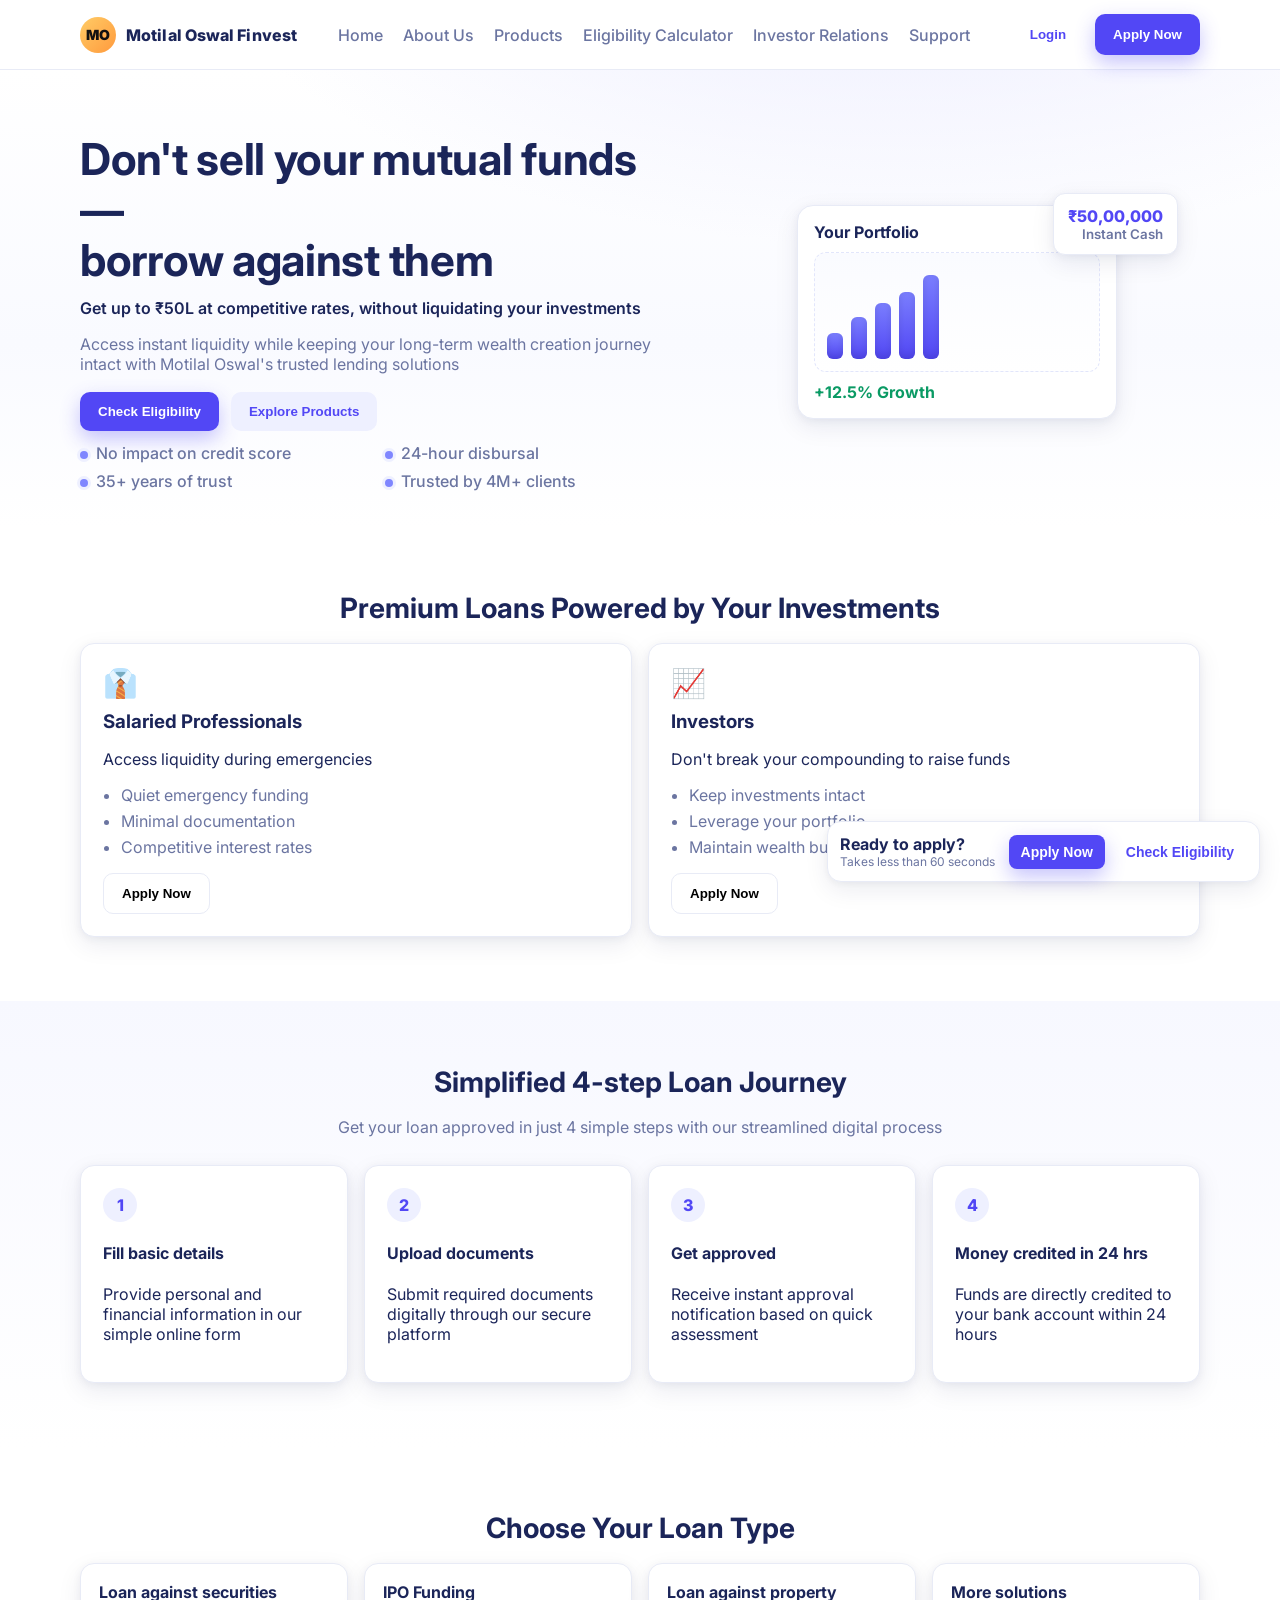
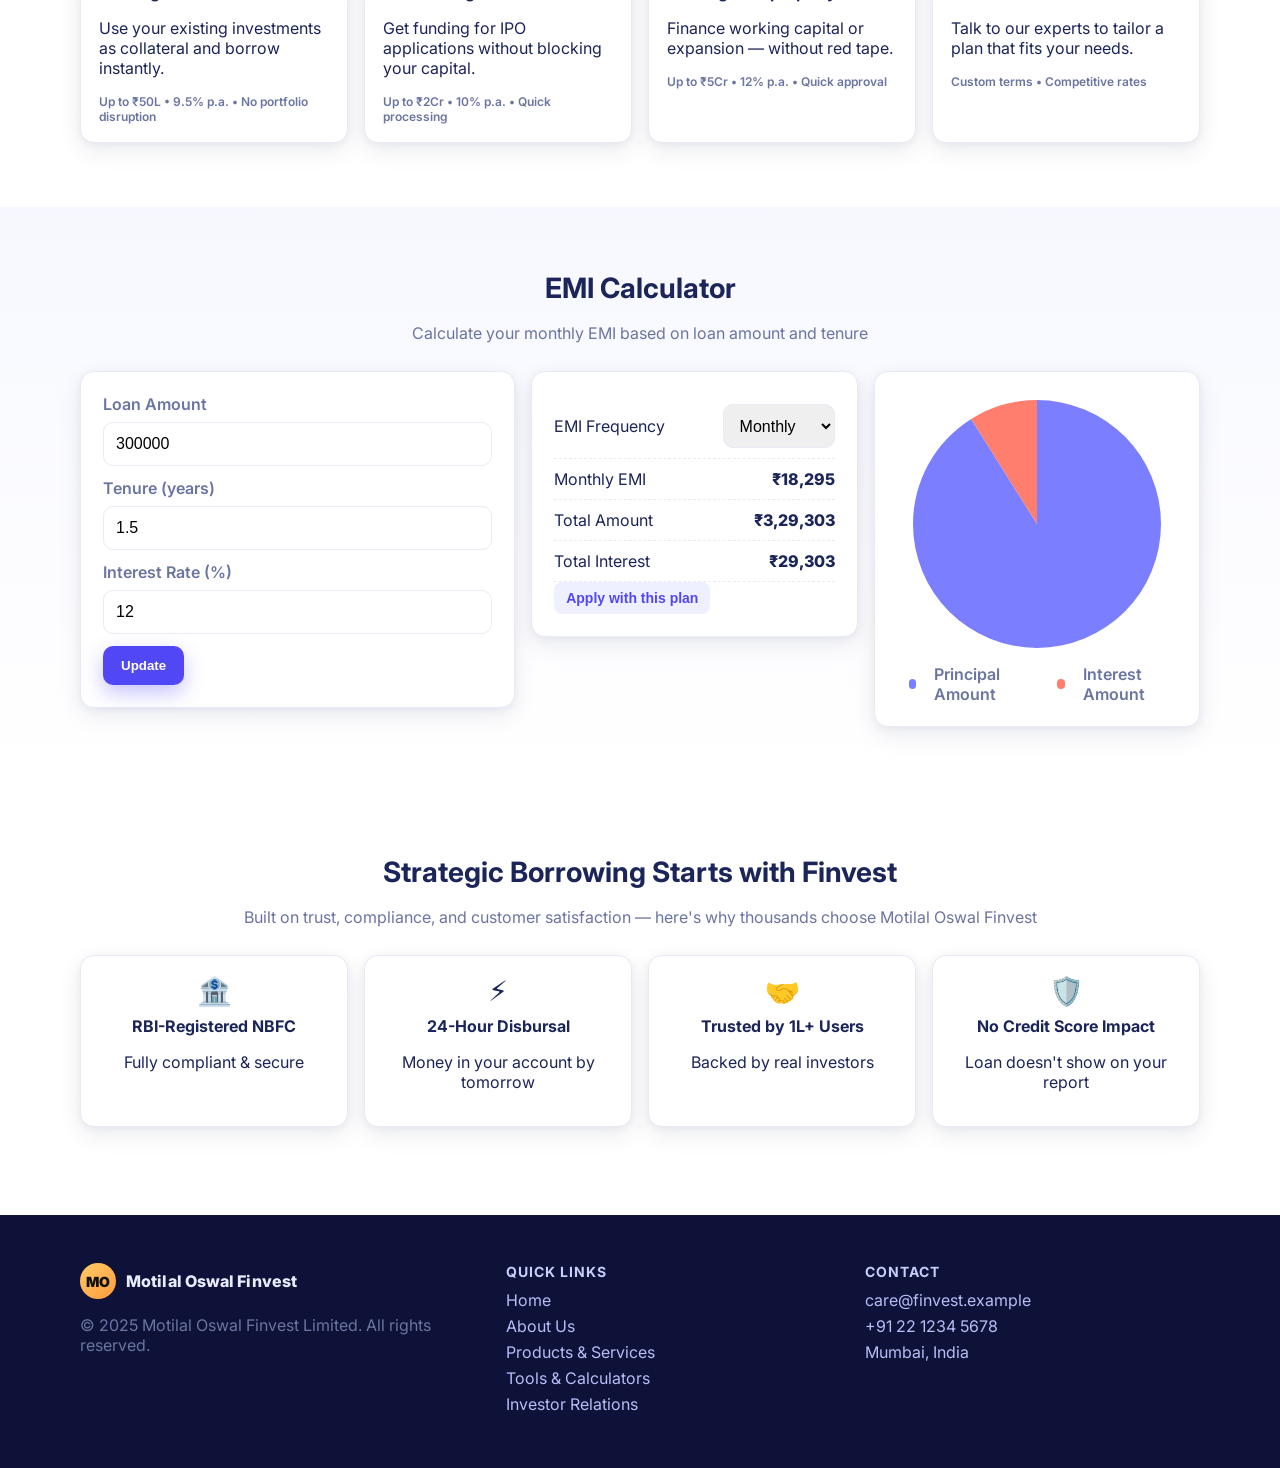
<file: index.html>
<!DOCTYPE html>
<html lang="en">
<head>
    <meta charset="UTF-8" />
    <meta name="viewport" content="width=device-width, initial-scale=1.0" />
    <title>Finvest Homepage</title>
    <link rel="preconnect" href="https://fonts.googleapis.com">
    <link rel="preconnect" href="https://fonts.gstatic.com" crossorigin>
    <link href="https://fonts.googleapis.com/css2?family=Inter:wght@300;400;500;600;700;800;900&display=swap" rel="stylesheet">
    <link rel="stylesheet" href="styles.css" />
</head>
<body>
    <!-- Top Navigation -->
    <header class="nav">
        <div class="container nav-inner">
            <div class="brand">
                <div class="logo-circle">MO</div>
                <span class="brand-text">Motilal Oswal Finvest</span>
            </div>
            <nav class="nav-links">
                <a href="#">Home</a>
                <a href="#about">About Us</a>
                <a href="#products">Products</a>
                <a href="#calculator">Eligibility Calculator</a>
                <a href="#investor">Investor Relations</a>
                <a href="#support">Support</a>
            </nav>
            <div class="nav-cta">
                <button class="btn btn-ghost">Login</button>
                <button class="btn btn-primary">Apply Now</button>
            </div>
        </div>
    </header>

    <!-- Hero -->
    <section class="hero">
        <div class="container hero-grid">
            <div class="hero-copy">
                <h1>Don't sell your mutual funds —<br /> borrow against them</h1>
                <p class="lead">Get up to ₹50L at competitive rates, without liquidating your investments</p>
                <p class="muted">Access instant liquidity while keeping your long-term wealth creation journey intact with Motilal Oswal's trusted lending solutions</p>
                <div class="cta-row">
                    <button class="btn btn-primary">Check Eligibility</button>
                    <button class="btn btn-secondary">Explore Products</button>
                </div>
                <ul class="hero-points">
                    <li><span class="dot"></span>No impact on credit score</li>
                    <li><span class="dot"></span>24-hour disbursal</li>
                    <li><span class="dot"></span>35+ years of trust</li>
                    <li><span class="dot"></span>Trusted by 4M+ clients</li>
                </ul>
            </div>
            <div class="hero-visual">
                <div class="viz-card">
                    <div class="viz-heading">Your Portfolio</div>
                    <div class="bars">
                        <span style="height:28%"></span>
                        <span style="height:45%"></span>
                        <span style="height:60%"></span>
                        <span style="height:72%"></span>
                        <span style="height:90%"></span>
                    </div>
                    <div class="viz-growth">+12.5% Growth</div>
                </div>
                <div class="viz-bubble">₹50,00,000<br /><small>Instant Cash</small></div>
            </div>
        </div>
    </section>

    <!-- Premium Loans -->
    <section class="section">
        <div class="container">
            <h2 class="section-title">Premium Loans Powered by Your Investments</h2>
            <div class="card-grid two">
                <article class="card feature">
                    <div class="icon">👔</div>
                    <h3>Salaried Professionals</h3>
                    <p>Access liquidity during emergencies</p>
                    <ul class="list">
                        <li>Quiet emergency funding</li>
                        <li>Minimal documentation</li>
                        <li>Competitive interest rates</li>
                    </ul>
                    <button class="btn btn-outline">Apply Now</button>
                </article>
                <article class="card feature">
                    <div class="icon">📈</div>
                    <h3>Investors</h3>
                    <p>Don't break your compounding to raise funds</p>
                    <ul class="list">
                        <li>Keep investments intact</li>
                        <li>Leverage your portfolio</li>
                        <li>Maintain wealth building</li>
                    </ul>
                    <button class="btn btn-outline">Apply Now</button>
                </article>
            </div>
        </div>
    </section>

    <!-- Steps -->
    <section class="section alt">
        <div class="container">
            <h2 class="section-title">Simplified 4-step Loan Journey</h2>
            <p class="section-sub">Get your loan approved in just 4 simple steps with our streamlined digital process</p>
            <div class="card-grid four">
                <article class="card step"><div class="step-num">1</div><h4>Fill basic details</h4><p>Provide personal and financial information in our simple online form</p></article>
                <article class="card step"><div class="step-num">2</div><h4>Upload documents</h4><p>Submit required documents digitally through our secure platform</p></article>
                <article class="card step"><div class="step-num">3</div><h4>Get approved</h4><p>Receive instant approval notification based on quick assessment</p></article>
                <article class="card step"><div class="step-num">4</div><h4>Money credited in 24 hrs</h4><p>Funds are directly credited to your bank account within 24 hours</p></article>
            </div>
        </div>
    </section>

    <!-- Loan types -->
    <section class="section">
        <div class="container">
            <h2 class="section-title">Choose Your Loan Type</h2>
            <div class="card-grid four compact">
                <article class="card mini">
                    <h4>Loan against securities</h4>
                    <p>Use your existing investments as collateral and borrow instantly.</p>
                    <div class="meta">Up to ₹50L • 9.5% p.a. • No portfolio disruption</div>
                </article>
                <article class="card mini">
                    <h4>IPO Funding</h4>
                    <p>Get funding for IPO applications without blocking your capital.</p>
                    <div class="meta">Up to ₹2Cr • 10% p.a. • Quick processing</div>
                </article>
                <article class="card mini">
                    <h4>Loan against property</h4>
                    <p>Finance working capital or expansion — without red tape.</p>
                    <div class="meta">Up to ₹5Cr • 12% p.a. • Quick approval</div>
                </article>
                <article class="card mini">
                    <h4>More solutions</h4>
                    <p>Talk to our experts to tailor a plan that fits your needs.</p>
                    <div class="meta">Custom terms • Competitive rates</div>
                </article>
            </div>
        </div>
    </section>

    <!-- EMI Calculator -->
    <section id="calculator" class="section alt">
        <div class="container">
            <h2 class="section-title">EMI Calculator</h2>
            <p class="section-sub">Calculate your monthly EMI based on loan amount and tenure</p>
            <div class="emi-grid">
                <form class="card form" id="emi-form" onsubmit="return false;">
                    <label>Loan Amount
                        <input type="number" id="amount" value="300000" min="10000" step="1000" />
                    </label>
                    <label>Tenure (years)
                        <input type="number" id="years" value="1.5" step="0.5" min="0.5" />
                    </label>
                    <label>Interest Rate (%)
                        <input type="number" id="rate" value="12" step="0.1" min="1" />
                    </label>
                    <button class="btn btn-primary" id="calc-btn">Update</button>
                </form>
                <div class="card results">
                    <div class="row"><div>EMI Frequency</div>
                        <select id="frequency">
                            <option value="monthly" selected>Monthly</option>
                            <option value="quarterly">Quarterly</option>
                        </select>
                    </div>
                    <div class="row"><div>Monthly EMI</div><div id="emi">₹18,295</div></div>
                    <div class="row"><div>Total Amount</div><div id="total">₹3,29,310</div></div>
                    <div class="row"><div>Total Interest</div><div id="interest">₹29,310</div></div>
                    <button class="btn btn-secondary small">Apply with this plan</button>
                </div>
                <div class="card chart">
                    <canvas id="pie" width="260" height="260" aria-label="EMI breakdown"></canvas>
                    <div class="legend">
                        <span class="dot principal"></span> Principal Amount
                        <span class="dot interest"></span> Interest Amount
                    </div>
                </div>
            </div>
        </div>
    </section>

    <!-- Why choose -->
    <section class="section">
        <div class="container">
            <h2 class="section-title">Strategic Borrowing Starts with Finvest</h2>
            <p class="section-sub">Built on trust, compliance, and customer satisfaction — here's why thousands choose Motilal Oswal Finvest</p>
            <div class="card-grid four compact">
                <article class="card mini center"><div class="icon">🏦</div><h4>RBI-Registered NBFC</h4><p>Fully compliant & secure</p></article>
                <article class="card mini center"><div class="icon">⚡</div><h4>24-Hour Disbursal</h4><p>Money in your account by tomorrow</p></article>
                <article class="card mini center"><div class="icon">🤝</div><h4>Trusted by 1L+ Users</h4><p>Backed by real investors</p></article>
                <article class="card mini center"><div class="icon">🛡️</div><h4>No Credit Score Impact</h4><p>Loan doesn't show on your report</p></article>
            </div>
        </div>
    </section>

    <!-- Footer -->
    <footer class="footer">
        <div class="container footer-grid">
            <div>
                <div class="brand">
                    <div class="logo-circle">MO</div>
                    <span class="brand-text">Motilal Oswal Finvest</span>
                </div>
                <p class="muted">© 2025 Motilal Oswal Finvest Limited. All rights reserved.</p>
            </div>
            <div>
                <h5>Quick Links</h5>
                <ul class="links">
                    <li><a href="#">Home</a></li>
                    <li><a href="#about">About Us</a></li>
                    <li><a href="#products">Products & Services</a></li>
                    <li><a href="#calculator">Tools & Calculators</a></li>
                    <li><a href="#investor">Investor Relations</a></li>
                </ul>
            </div>
            <div>
                <h5>Contact</h5>
                <ul class="links">
                    <li>care@finvest.example</li>
                    <li>+91 22 1234 5678</li>
                    <li>Mumbai, India</li>
                </ul>
            </div>
        </div>
    </footer>

    <!-- Sticky Apply Widget -->
    <div class="sticky-apply" role="dialog" aria-live="polite">
        <div class="sticky-body">
            <div>
                <strong>Ready to apply?</strong>
                <div class="tiny">Takes less than 60 seconds</div>
            </div>
            <div class="sticky-actions">
                <button class="btn btn-primary small">Apply Now</button>
                <button class="btn btn-ghost small">Check Eligibility</button>
            </div>
        </div>
    </div>

    <script src="script.js"></script>
</body>
</html>
</file>
<file: styles.css>
:root {
  --bg: #ffffff;
  --text: #1b2559;
  --muted: #6b75a1;
  --primary: #5247f5;
  --primary-600: #4236ee;
  --secondary: #eef0ff;
  --stroke: #e8ebf6;
  --card: #ffffff;
  --shadow: 0 8px 24px rgba(18, 24, 77, 0.08), 0 2px 8px rgba(18, 24, 77, 0.05);
}

* { box-sizing: border-box; }
html, body { height: 100%; }
body {
  margin: 0;
  font-family: Inter, system-ui, -apple-system, Segoe UI, Roboto, Arial, sans-serif;
  color: var(--text);
  background: var(--bg);
}

.container {
  width: min(1120px, 92%);
  margin: 0 auto;
}

/* Nav */
.nav { position: sticky; top: 0; z-index: 40; background: rgba(255,255,255,0.8); backdrop-filter: blur(8px); border-bottom: 1px solid var(--stroke); }
.nav-inner { display: flex; align-items: center; justify-content: space-between; padding: 14px 0; }
.brand { display: flex; align-items: center; gap: 10px; font-weight: 700; }
.logo-circle { width: 36px; height: 36px; border-radius: 999px; display: grid; place-items: center; background: linear-gradient(135deg, #ffcc66, #ff9a3d); color: #111; font-weight: 900; font-size: 14px; }
.brand-text { font-weight: 800; letter-spacing: 0.1px; }
.nav-links { display: none; gap: 20px; }
.nav-links a { color: var(--muted); text-decoration: none; font-weight: 500; }
.nav-links a:hover { color: var(--text); }
.nav-cta { display: flex; gap: 10px; }

/* Buttons */
.btn { appearance: none; border: 0; padding: 12px 18px; border-radius: 10px; font-weight: 600; cursor: pointer; transition: all .2s ease; }
.btn.small { padding: 8px 12px; border-radius: 8px; font-size: 14px; }
.btn-primary { background: var(--primary); color: #fff; box-shadow: 0 8px 20px rgba(82,71,245,0.32); }
.btn-primary:hover { background: var(--primary-600); transform: translateY(-1px); }
.btn-secondary { background: var(--secondary); color: var(--primary); }
.btn-secondary:hover { filter: brightness(0.97); }
.btn-outline { background: #fff; border: 1px solid var(--stroke); }
.btn-outline:hover { border-color: #cfd5ef; box-shadow: var(--shadow); }
.btn-ghost { background: transparent; color: var(--primary); border: 1px solid transparent; }
.btn-ghost:hover { background: var(--secondary); }

/* Hero */
.hero { background: radial-gradient(1200px 600px at 70% -40%, #e9eaff, transparent 60%), linear-gradient(180deg, #fff, #f9faff 60%, #fff); padding: 64px 0 36px; }
.hero-grid { display: grid; grid-template-columns: 1.1fr 0.9fr; align-items: center; gap: 40px; }
.hero-copy h1 { font-size: clamp(28px, 3.6vw, 44px); line-height: 1.15; margin: 0 0 12px; letter-spacing: -0.3px; }
.lead { color: var(--text); font-weight: 600; margin: 6px 0 8px; }
.muted { color: var(--muted); }
.cta-row { display: flex; gap: 12px; margin: 18px 0 12px; flex-wrap: wrap; }
.hero-points { list-style: none; padding: 0; margin: 8px 0 0; display: grid; grid-template-columns: repeat(2, minmax(0,1fr)); gap: 8px 16px; color: var(--muted); font-weight: 500; }
.hero-points .dot { width: 8px; height: 8px; border-radius: 999px; background: #7f86ff; display: inline-block; margin-right: 8px; box-shadow: 0 0 0 3px #eef0ff; }

.hero-visual { position: relative; display: grid; place-items: center; }
.viz-card { width: 320px; background: #fff; border: 1px solid var(--stroke); border-radius: 16px; padding: 16px; box-shadow: var(--shadow); }
.viz-heading { font-weight: 700; color: var(--text); margin-bottom: 10px; }
.bars { display: flex; align-items: flex-end; gap: 8px; height: 120px; padding: 12px; background: linear-gradient(180deg, #fafbff, #ffffff); border: 1px dashed #e2e6fb; border-radius: 12px; }
.bars span { display: block; width: 16px; background: linear-gradient(180deg, #7b7fff, #5247f5); border-radius: 6px; box-shadow: inset 0 -4px 8px rgba(0,0,0,0.1); }
.viz-growth { margin-top: 10px; color: #0a9a64; font-weight: 700; }
.viz-bubble { position: absolute; right: 22px; top: -12px; background: #ffffff; border: 1px solid var(--stroke); padding: 12px 14px; border-radius: 12px; box-shadow: var(--shadow); font-weight: 800; color: var(--primary); text-align: right; }
.viz-bubble small { display: block; color: var(--muted); font-weight: 600; }

/* Sections */
.section { padding: 64px 0; }
.section.alt { background: linear-gradient(180deg, #f7f8ff, #ffffff); }
.section-title { margin: 0 0 18px; text-align: center; font-size: clamp(22px, 3vw, 28px); letter-spacing: 0; }
.section-sub { text-align: center; color: var(--muted); margin: 0 0 28px; }

.card-grid { display: grid; gap: 16px; }
.card-grid.two { grid-template-columns: repeat(2, minmax(0,1fr)); }
.card-grid.four { grid-template-columns: repeat(4, minmax(0,1fr)); }
.card-grid.compact .card { padding: 18px; }

.card { background: var(--card); border: 1px solid var(--stroke); border-radius: 14px; padding: 22px; box-shadow: var(--shadow); }
.card.feature .icon { font-size: 28px; }
.card.feature h3 { margin: 10px 0 8px; }
.card.feature .list { color: var(--muted); padding-left: 18px; }
.card.feature .list li { margin: 6px 0; }

.card.step { text-align: left; }
.step-num { width: 34px; height: 34px; border-radius: 999px; display: grid; place-items: center; background: var(--secondary); color: var(--primary); font-weight: 800; margin-bottom: 12px; }

.card.mini h4 { margin: 0 0 8px; font-size: 16px; }
.card.mini .meta { color: var(--muted); font-size: 12px; font-weight: 600; margin-top: 10px; }
.card.mini.center { text-align: center; }
.card.mini.center .icon { font-size: 28px; margin-bottom: 8px; }

/* EMI */
.emi-grid { display: grid; grid-template-columns: 1.2fr 0.9fr 0.9fr; gap: 16px; align-items: start; }
.form label { display: grid; gap: 8px; margin-bottom: 12px; font-weight: 600; color: var(--muted); }
.form input, select { height: 44px; border-radius: 10px; border: 1px solid var(--stroke); padding: 8px 12px; font-size: 16px; }
.results .row { display: flex; align-items: center; justify-content: space-between; padding: 10px 0; border-bottom: 1px dashed var(--stroke); }
.results .row:last-child { border-bottom: 0; }
.results #emi, .results #total, .results #interest { font-weight: 800; color: var(--text); }
.chart { display: grid; place-items: center; gap: 10px; }
.legend { display: flex; gap: 12px; align-items: center; color: var(--muted); font-weight: 600; }
.legend .dot { width: 10px; height: 10px; border-radius: 999px; display: inline-block; margin: 0 6px 0 12px; }
.legend .principal { background: #7b7fff; }
.legend .interest { background: #ff7e6e; }

/* Footer */
.footer { background: #0e1238; color: #e9ecff; padding: 48px 0; margin-top: 24px; }
.footer-grid { display: grid; grid-template-columns: 1.2fr 1fr 1fr; gap: 24px; align-items: start; }
.footer h5 { margin: 0 0 10px; font-size: 14px; text-transform: uppercase; letter-spacing: 1px; color: #c7cdfc; }
.footer .links { list-style: none; margin: 0; padding: 0; }
.footer .links li { margin: 6px 0; color: #b7bdf6; }
.footer .links a { color: #b7bdf6; text-decoration: none; }

/* Sticky apply */
.sticky-apply { position: fixed; right: 20px; bottom: 18px; z-index: 50; }
.sticky-body { background: #ffffff; border: 1px solid var(--stroke); border-radius: 14px; padding: 12px; box-shadow: var(--shadow); display: flex; align-items: center; gap: 14px; }
.sticky-actions { display: flex; gap: 8px; }
.tiny { color: var(--muted); font-size: 12px; }

/* Responsive */
@media (min-width: 980px) { .nav-links { display: flex; } }
@media (max-width: 980px) {
  .hero-grid { grid-template-columns: 1fr; }
  .card-grid.two { grid-template-columns: 1fr; }
  .card-grid.four { grid-template-columns: repeat(2, minmax(0,1fr)); }
  .emi-grid { grid-template-columns: 1fr; }
  .footer-grid { grid-template-columns: 1fr; }
}
</file>
